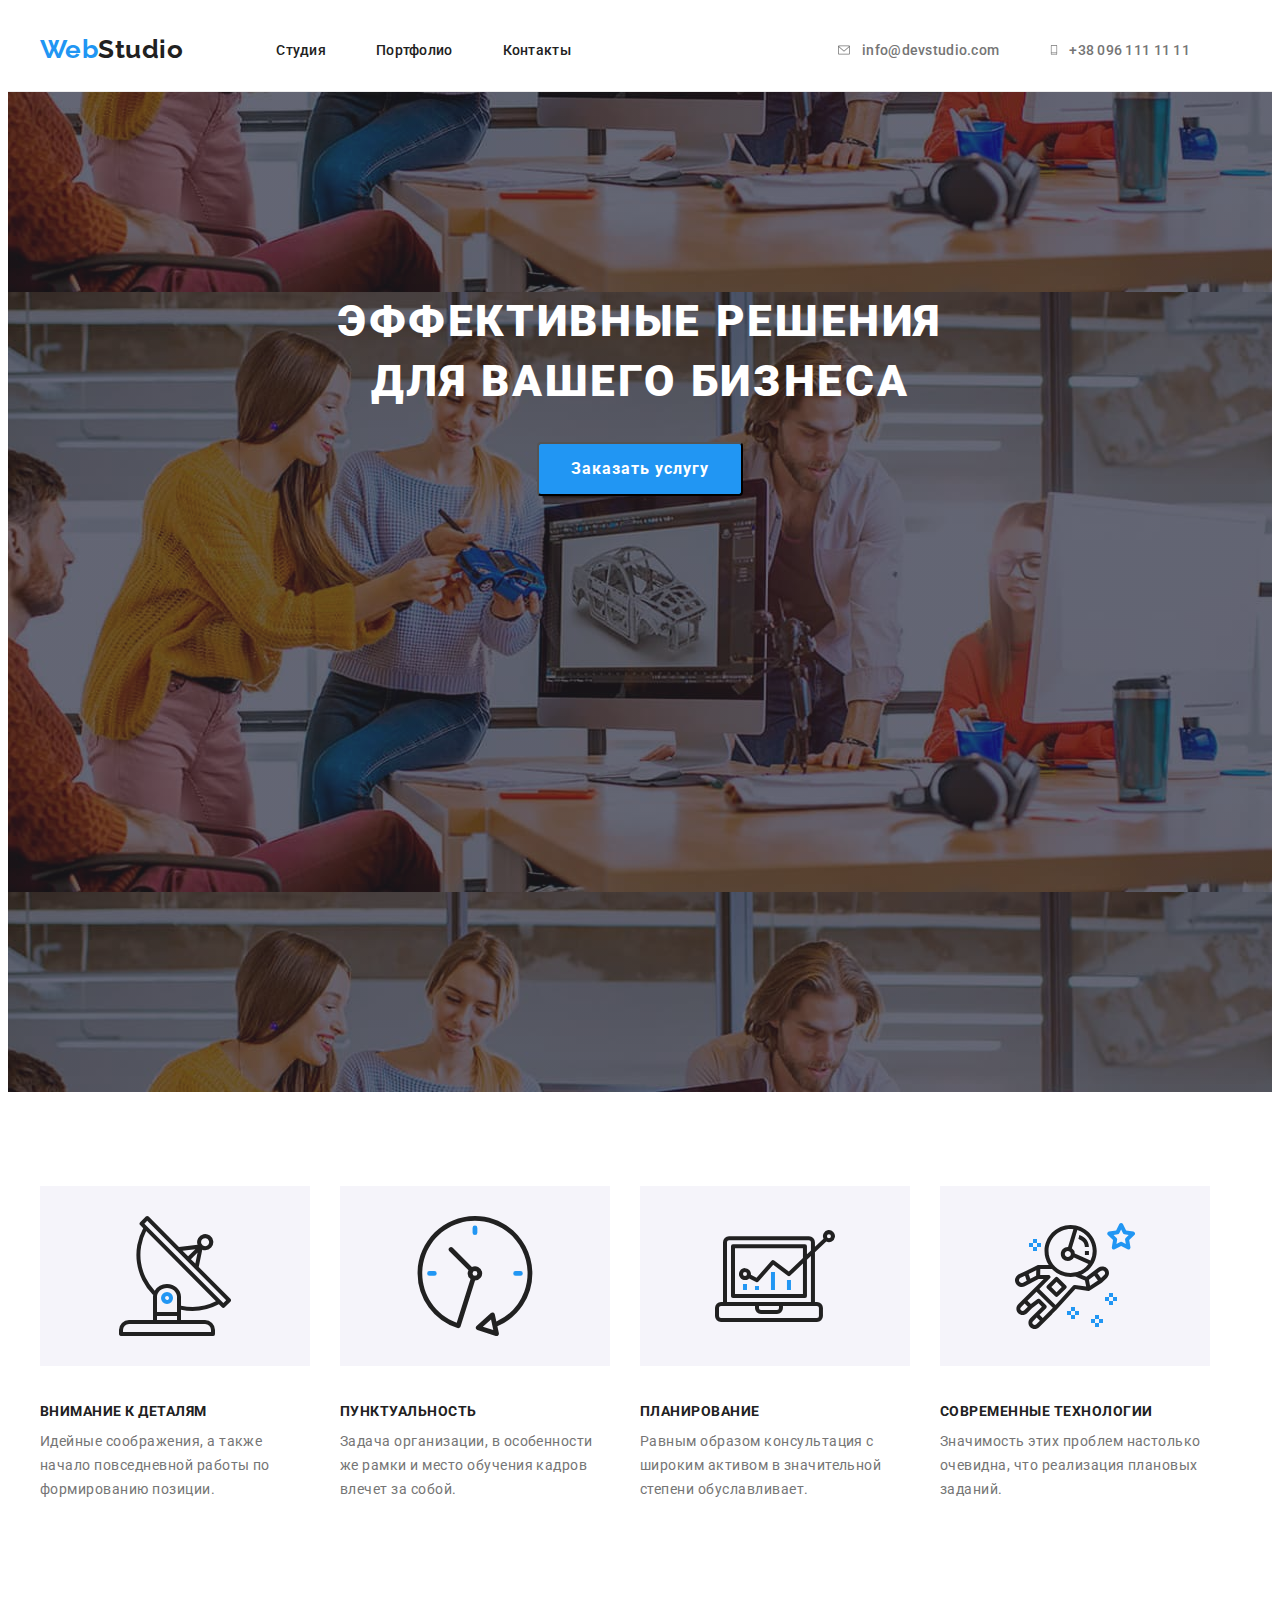
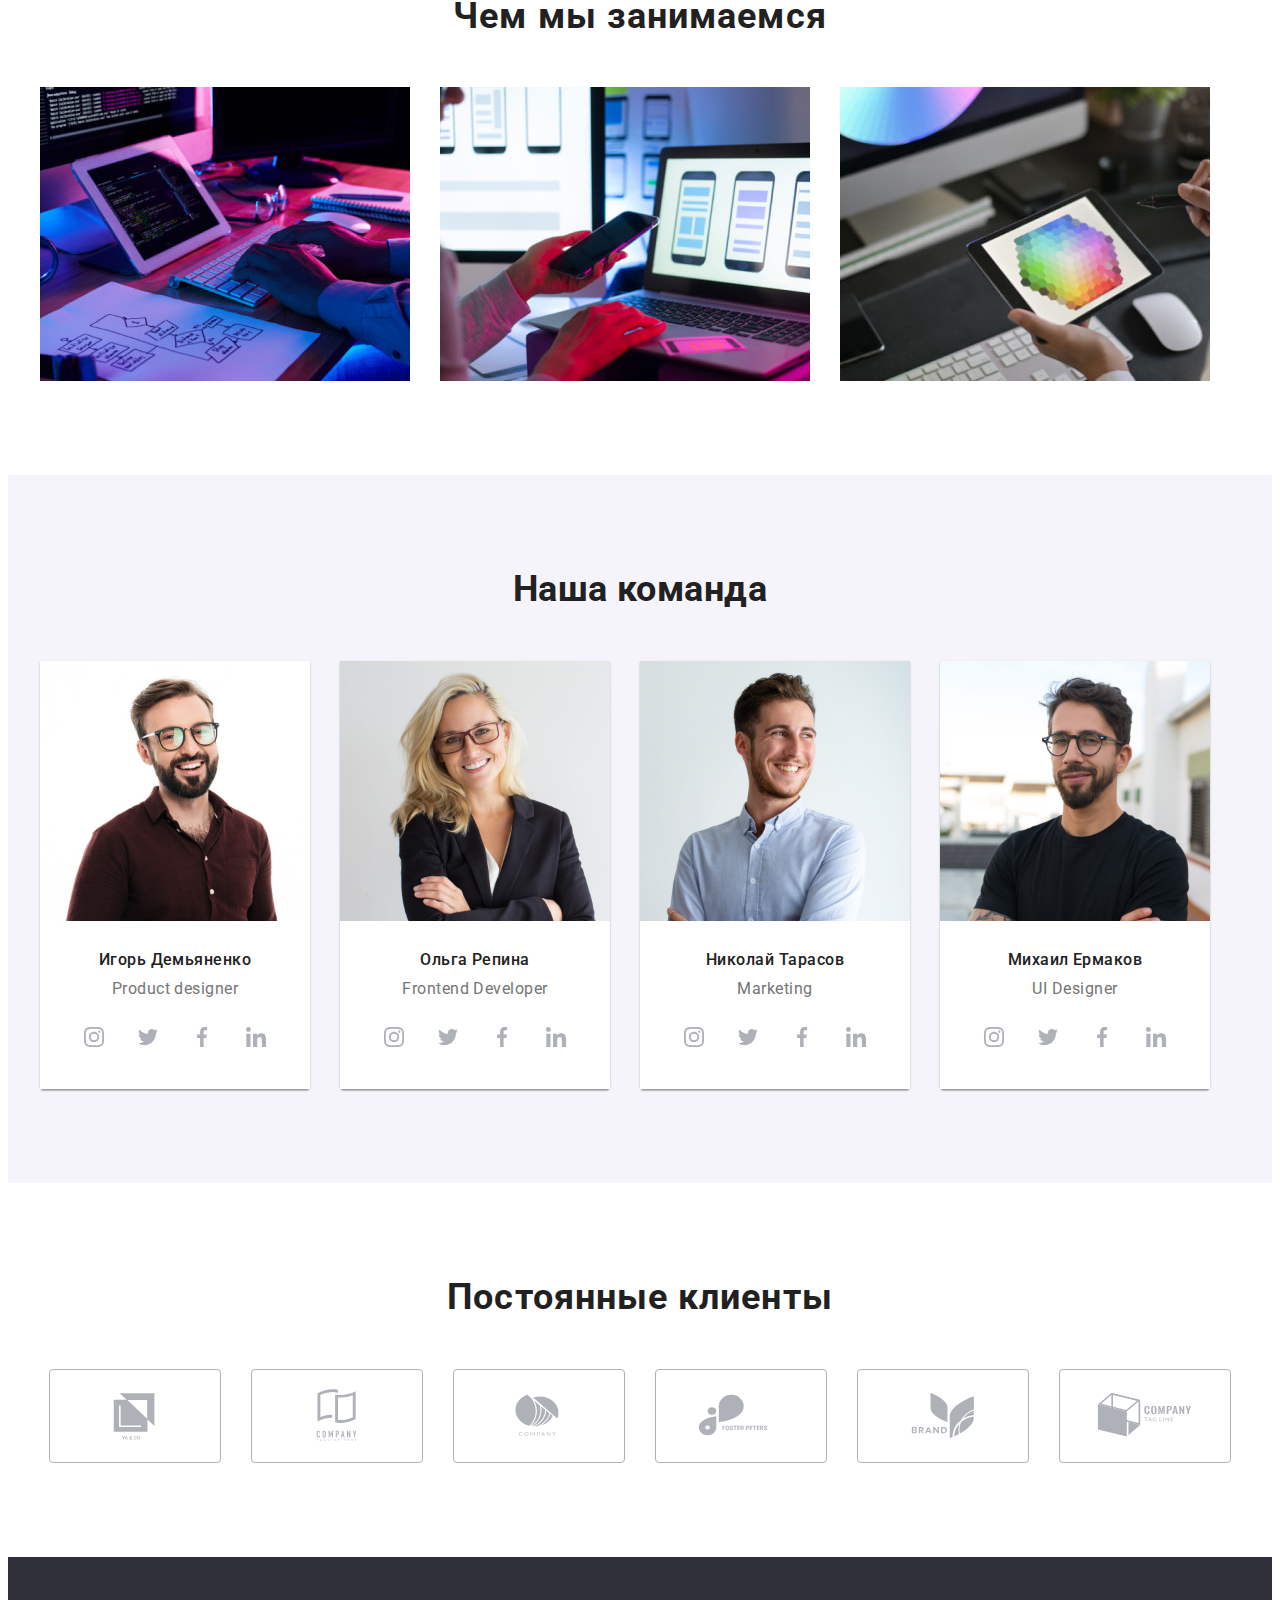
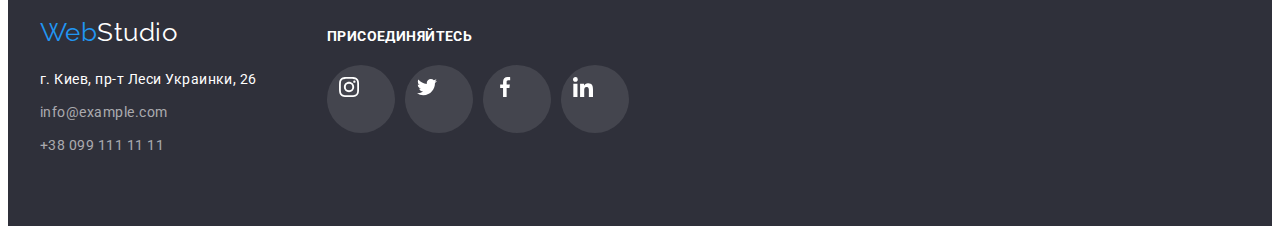
<file: index.html>
<!DOCTYPE html>
<html lang="ru">
<head>
   <meta charset="UTF-8">
   <meta http-equiv="X-UA-Compatible" content="IE=edge">
   <meta name="viewport" content="width=device-width, initial-scale=1.0">
   <title>Document</title>
   <link rel="preconnect" href="https://fonts.googleapis.com">
   <link rel="preconnect" href="https://fonts.gstatic.com" crossorigin>
   <link href="https://fonts.googleapis.com/css2?family=Raleway:wght@700&family=Roboto:wght@400;500;700;900&display=swap" rel="stylesheet">
   <link rel="stylesheet" href="https://cdnjs.cloudflare.com/ajax/libs/modern-normalize/1.1.0/modern-normalize.min.css" integrity="sha512-wpPYUAdjBVSE4KJnH1VR1HeZfpl1ub8YT/NKx4PuQ5NmX2tKuGu6U/JRp5y+Y8XG2tV+wKQpNHVUX03MfMFn9Q==" crossorigin="anonymous" referrerpolicy="no-referrer" />
   <link rel="stylesheet" href="./css/styles.css">
</head>
<!--Шапка-->
<body>
<header class="header">
   <div class="container head-nav">
   <nav class="header-conteiner">
 <a href="./index.html" class="header-link" lang="en">Web<span class="logo">Studio</span> </a> 

<ul class="link-group">
   <li class="link-content"> <a class="link-item" href="">Студия</a> </li>
   <li class="link-content"> <a class="link-item" href="./portfolio.html">Портфолио</a> </li>
   <li class="link-content"> <a class="link-item" href="">Контакты</a> </li>
</ul>
  </nav> 
  
<ul class="nav">
   <li> <a class="link-nav" href="mailto:info@devstudio.com"><svg class="link-icon" width="16" height="12">
      <use href="./image/sprite.svg#icon-mail"></use>
   </svg> info@devstudio.com </a> </li>

   <li> <a class="link-nav" href="tel.+380961111111"><svg class="link-icon" width="10" height="16">
      <use href="./image/sprite.svg#icon-phone"></use> </svg>+38 096 111 11 11</a></li>
</ul>

</div>
</header>


<!--Hover-->
<main>
   <section class="hover-section section" >
       <div class="container">
<h1 class="hover">Эффективные решения <br />для Вашего бизнеса</h1>
<button class="hover-btn" type="button">Заказать услугу</button>
       </div>
</section>


<!--Секция 1 Feature-->
<section class="feature section box">
   <div class="container">
   <h2 class="visually-hidden">Наши приемущества</h2> <!--Это скрытый заголовок>-->
   <div class="container-feature">
   <ul class="container-feature">

      <li class="feature-item"> <svg class="feature-icon" width="65" height="70" >
         <use href="./image/sprite.svg#icon-antenna-1"></use>
      </svg>
   <h3 class="feature-section"> Внимание к деталям </h3>
         Идейные соображения, а также начало повседневной работы по формированию позиции.
     </li>

      <li class="feature-item"> <svg class="feature-icon" width="67" height="70">
         <use href="./image/sprite.svg#icon-clock-1"></use>
      </svg>
   <h3 class="feature-section"> Пунктуальность</h3>   
      Задача организации, в особенности же рамки и место обучения кадров влечет за собой. </li>

<li class="feature-item"> <svg class="feature-icon" width="70" height="54">
   <use href="./image/sprite.svg#icon-diagram-1"></use>
</svg>
   <h3 class="feature-section"> Планирование</h3>  
      Равным образом консультация с широким активом в значительной степени обуславливает.</li>

      <li class="feature-item"> <svg class="feature-icon" width="70" height="70">
         <use href="./image/sprite.svg#icon-astronaut-1"></use>
      </svg>
   <h3 class="feature-section"> Современные технологии </h3>  
      Значимость этих проблем настолько очевидна, что реализация плановых заданий.</li>
      </ul>
   </div>
   </div>
</section>

<!--Секция 2-->
<section class="feature section">
   <div class="container">
   <h2 class="feature about">Чем мы занимаемся</h2> 
   <ul class="container-img">
      <li class="img">
         <img src="./image/about/img-1.jpg" alt="набор программы на клавиатуре" width="370"/>
      </li>
      <li class="img">
         <img src="./image/about/img-2.jpg" alt="Приложение для смартфона" width="370"/>
      </li>
      <li class="img">
         <img src="./image/about/img-3.jpg" alt="Планшет" width="370"/>
      </li>
   </ul>  
</div> 
</section>

<!--Секция 3-->
<section class="team section">
   
   <div class="container">

   <h2 class="section-team" >Наша команда</h2>

   <ul class="team-container">
      <li class="team-item">
   <img class="team-img" src="./image/team/img-4.jpg" alt="Игорь Демьяненко" width="270"/> 

   <div class="our-team">
   <h3 class="team name">Игорь Демьяненко</h3>
   <p>Product designer</p>
 
   <ul class="site-icon"> 
      <li class="icon-list"> <a href=""class="link-item-icon">
         <svg class="icon-team" width="20" height="20">
            <use href="./image/sprite.svg#icon-instagram-2"></use>
         </svg>
      </a></li>
   

      <li class="icon-list"> <a href=""class="link-item-icon">
         <svg class="icon-team" width="20" height="20">
            <use href="./image/sprite.svg#icon-twitter-1"></use>
         </svg>
      </a></li>

      <li class="icon-list"> <a href=""class="link-item-icon">
         <svg class="icon-team" width="20" height="20">
            <use href="./image/sprite.svg#icon-facebook-1"></use>
         </svg>
      </a></li>

      <li class="icon-list"> <a href=""class="link-item-icon">
         <svg class="icon-team" width="20" height="20">
            <use href="./image/sprite.svg#icon-linkedin-1"></use>
         </svg>
      </a>
          </li> 
   </ul>
    </div> 

 
      <li class="team-item">
   <img class="team-img" src="./image/team/img-5.jpg" alt="Ольга Репина" width="270"/>

   <div class="our-team">
   <h3 class="team name">Ольга Репина</h3>
   <p>Frontend Developer</p> 
   <ul class="site-icon"> 
      <li class="icon-list"> <a href=""class="link-item-icon">
         <svg class="icon-team" width="20" height="20">
            <use href="./image/sprite.svg#icon-instagram-2"></use>
         </svg>
      </a>

      <li class="icon-list"> <a href=""class="link-item-icon">
         <svg class="icon-team" width="20" height="20">
            <use href="./image/sprite.svg#icon-twitter-1"></use>
         </svg>
      </a></li>

      <li class="icon-list"> <a href=""class="link-item-icon">
         <svg class="icon-team" width="20" height="20">
            <use href="./image/sprite.svg#icon-facebook-1"></use>
         </svg>
      </a></li>

      <li class="icon-list"> <a href=""class="link-item-icon">
         <svg class="icon-team" width="20" height="20">
            <use href="./image/sprite.svg#icon-linkedin-1"></use>
         </svg>
      </a></li>
   </ul>
   </div>

      <li class="team-item">
   <img class="team-img" src="./image/team/img-6.jpg" alt="Николай Тарасов" width="270"/>
   <div class="our-team">
   <h3 class="team name">Николай Тарасов</h3>
   <p>Marketing</p>
   <ul class="site-icon"> 
      <li class="icon-list"> <a href=""class="link-item-icon">
         <svg class="icon-team" width="20" height="20">
            <use href="./image/sprite.svg#icon-instagram-2"></use>
         </svg>
      </a>
      
      <li class="icon-list"> <a href=""class="link-item-icon">
         <svg class="icon-team" width="20" height="20">
            <use href="./image/sprite.svg#icon-twitter-1"></use>
         </svg>
      </a></li>

      <li class="icon-list"> <a href=""class="link-item-icon">
         <svg class="icon-team" width="20" height="20">
            <use href="./image/sprite.svg#icon-facebook-1"></use>
         </svg>
      </a></li>

      <li class="icon-list"> <a href=""class="link-item-icon">
         <svg class="icon-team" width="20" height="20">
            <use href="./image/sprite.svg#icon-linkedin-1"></use>
         </svg>
      </a></li>
   </ul>
 </div> 

      <li class="team-item">
   <img class="team-img" src="./image/team/img-7.jpg" alt="Михаил Ермаков" width="270"/>

   <div class="our-team">
   <h3 class="team name">Михаил Ермаков</h3>
   <p>UI Designer</p> 
   <ul class="site-icon"> 
      <li class="icon-list"> <a href=""class="link-item-icon">
         <svg class="icon-team" width="20" height="20">
            <use href="./image/sprite.svg#icon-instagram-2"></use>
         </svg>
      </a>
      
      <li class="icon-list"> <a href=""class="link-item-icon">
         <svg class="icon-team" width="20" height="20">
            <use href="./image/sprite.svg#icon-twitter-1"></use>
         </svg>
      </a></li>

      <li class="icon-list"> <a href=""class="link-item-icon">
         <svg class="icon-team" width="20" height="20">
            <use href="./image/sprite.svg#icon-facebook-1"></use>
         </svg>
      </a></li>

      <li class="icon-list"> <a href=""class="link-item-icon">
         <svg class="icon-team" width="20" height="20">
            <use href="./image/sprite.svg#icon-linkedin-1"></use>
         </svg>
      </a></li>
   </ul>
</div> 
</div>

</section>
<!-- Секция 4-->
<section>
   <h3 class="clients">Постоянные клиенты</h3>
   <ul class="list-clients">
  <li class="company"><a href="" class="company-link"> <svg width="106" height="60">
      <use href="./image/sprite.svg#icon-Logo1"></use>
   </svg></a></li>

   <li class="company"><a href="" class="company-link"> <svg width="106" height="60">
      <use href="./image/sprite.svg#icon-Logo2"></use>
   </svg></a></li>

   <li class="company"><a href="" class="company-link"> <svg width="106" height="60">
      <use href="./image/sprite.svg#icon-Logo3"></use>
   </svg></a></li>

   <li class="company"><a href="" class="company-link"> <svg width="106" height="60">
      <use href="./image/sprite.svg#icon-Logo4"></use>
   </svg></a></li>

   <li class="company"><a href="" class="company-link"> <svg width="106" height="60">
      <use href="./image/sprite.svg#icon-Logo5"></use>
   </svg></a></li>

   <li class="company"><a href="" class="company-link"> <svg width="106" height="60">
      <use href="./image/sprite.svg#icon-Logo6"></use>
   </svg></a></li>
</ul>


 </section>

</main>


<!--Подвал-->
<footer class="footer">
   <div class="container footerr">
      <div class="address">
   <a class="footer-link" href="" lang="en">Web<span class="footer-logo">Studio</span></a> 
   <address class="footer-address">
      г. Киев, пр-т Леси Украинки, 26 <br />
   </address>

   <address>
     <a class="address-link" href="mailto:info@example.com">info@example.com </a> 
     <a class="address-link" href="tel:+38099111111">+38 099 111 11 11 </a>
   </address>
</div>
<div class="footer-icon">
   <p class="join">ПРИСОЕДИНЯЙТЕСЬ</p>
   <ul class="footer-list">
      <li class="link-footer"><a class="footer-item" href="" target="_blank" rel="noopener noreferree" aria-label="Иконка инстаграм"><svg class="icon-footer" width="20" height="20">
         <use href="./image/sprite.svg#icon-instagram-2"></use>
      </svg></a></li>

      <li class="link-footer"><a class="footer-item"  href="" target="_blank" rel="noopener noreferree" aria-label="Иконка твиттер"><svg class="icon-footer" width="20" height="20">
         <use href="./image/sprite.svg#icon-twitter-1"></use>
      </svg></a></li>

      <li class="link-footer"><a class="footer-item"  href="" target="_blank" rel="noopener noreferree" aria-label="Иконка фейсбук"><svg class="icon-footer" width="20" height="20">
         <use href="./image/sprite.svg#icon-facebook-1"></use>
      </svg></a></li>

      <li class="link-footer"><a class="footer-item"  href="" target="_blank" rel="noopener noreferree" aria-label="Иконка Линкедин"><svg class="icon-footer" width="20" height="20">
         <use href="./image/sprite.svg#icon-linkedin-1"></use>
      </svg></a></li>
   </ul>
</div>
</div>
</footer>
</body>
</file>
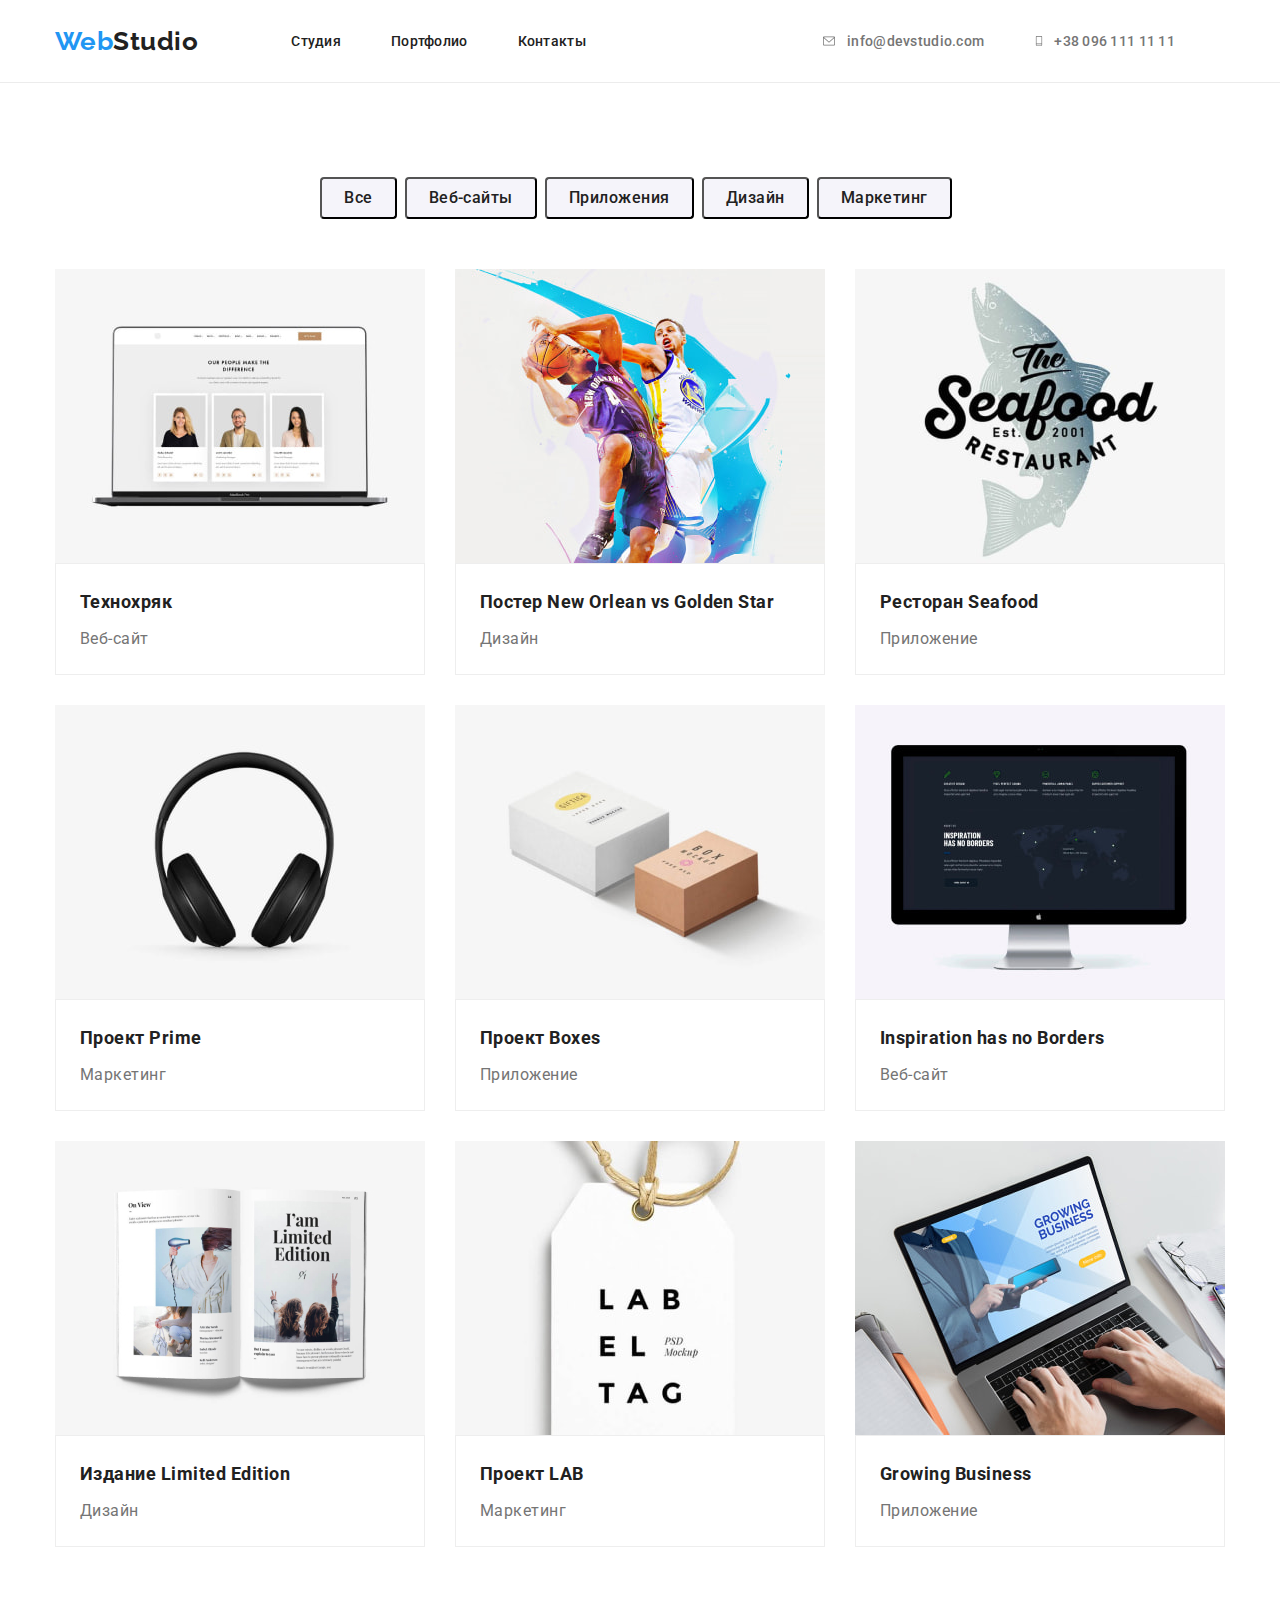
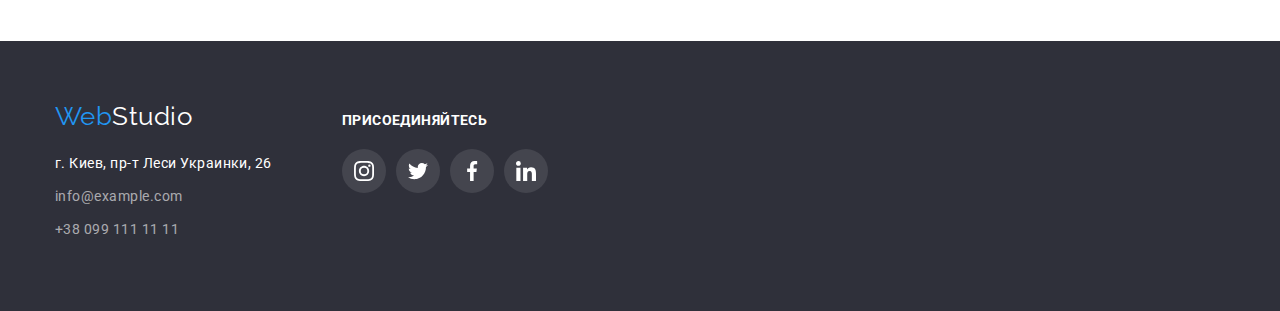
<file: portfolio.html>
<!DOCTYPE html>
<html lang="en">
<head>
    <meta charset="UTF-8">
    <meta http-equiv="X-UA-Compatible" content="IE=edge">
    <meta name="viewport" content="width=device-width, initial-scale=1.0">
    <title>Document</title>
    <link rel="preconnect" href="https://fonts.googleapis.com">
    <link rel="preconnect" href="https://fonts.gstatic.com" crossorigin>
    <link href="https://fonts.googleapis.com/css2?family=Raleway:wght@700&family=Roboto:wght@400;500;700;900&display=swap" rel="stylesheet">
    <link rel="stylesheet" href="https://cdnjs.cloudflare.com/ajax/libs/modern-normalize/1.1.0/modern-normalize.min.css">
    <link rel="stylesheet" href="./css/styles.css">
</head>
<!--Шапка-->
<body>
<header class="header"> 
     <div class="container head-nav">
     <nav class="header-conteiner">
  <a href="./index.html" class="header-link" lang="en">Web<span class="logo">Studio</span></a> 
 
 <ul class="link-group">
    <li class="link-content"> <a class="link-item" href="">Студия</a> </li>
    <li class="link-content"> <a class="link-item" href="./portfolio.html">Портфолио</a> </li>
    <li class="link-content"> <a class="link-item" href="">Контакты</a> </li>
 </ul>
 </nav>
 <ul class="nav">
    <li> <a class="link-nav" href="mailto:info@devstudio.com"><svg class="link-icon" width="16" height="12">
      <use href="./image/sprite.svg#icon-mail"></use> </svg> info@devstudio.com</a> </li>
    <li> <a class="link-nav" href="tel.+380961111111"><svg class="link-icon" width="10" height="16">
      <use href="./image/sprite.svg#icon-phone"></use> </svg>+38 096 111 11 11</a></li>
 </ul>
</div>
 </header>
 <main>
    <!--Секция портфолио--> 
    <section class="section">
     <div class="container">
        <h1 class="visually-hidden">Портфолио</h1> <!--Скрытый заголовок-->
        <ul class="btn-portfolio">
            <li class="btn"> <button class="btn-item" type="button">Все</button></li>
            <li class="btn"> <button class="btn-item" type="button">Веб-сайты</button></li>
            <li class="btn"> <button class="btn-item" type="button">Приложения</button></li>
            <li class="btn"> <button class="btn-item" type="button">Дизайн</button></li>
            <li class="btn"> <button class="btn-item" type="button">Маркетинг</button></li>
        </ul>
        <ul class="portfolio-img">
            <li class="item-portfolio"> <img src="./image/portfolio/img-9.jpg" alt="Фото команды" width="370" height="294" />
               <div class="portfolio-box">
                 <h2 class="portfolio">Технохряк</h2>
                 <p class="portfolio-text">Веб-сайт</p> </div>
            </li>
            <li class="item-portfolio"> <img src="./image/portfolio/img-10.jpg" alt="Игра в баскетбол" width="370" height="294" />
               <div class="portfolio-box">
                 <h2 class="portfolio">Постер New Orlean vs Golden Star</h2>
                 <p class="portfolio-text">Дизайн</p> </div>
            </li>
            <li class="item-portfolio"> <img src="./image/portfolio/img-11.jpg" alt="Рыбный ресторан" width="370" height="294"/>
               <div class="portfolio-box">
                 <h2 class="portfolio">Ресторан Seafood</h2>
                 <p class="portfolio-text">Приложение</p> </div>
            </li>
            <li class="item-portfolio"> <img src="./image/portfolio/img-12.jpg" alt="Наушники" width="370" height="294" />
               <div class="portfolio-box">
                 <h2 class="portfolio">Проект Prime</h2>
                 <p class="portfolio-text">Маркетинг</p> </div>
            </li>
            <li class="item-portfolio"> <img src="./image/portfolio/img-13.jpg" alt="Две коробки" width="370" height="294" />
               <div class="portfolio-box">
                 <h2 class="portfolio">Проект Boxes</h2>
                 <p class="portfolio-text">Приложение</p> </div>
            </li>
            <li class="item-portfolio"> <img src="./image/portfolio/img-14.jpg" alt="Монитор" width="370" height="294" />
               <div class="portfolio-box">
                 <h2 class="portfolio">Inspiration has no Borders</h2>
                 <p class="portfolio-text">Веб-сайт</p> </div>
            </li>
            <li class="item-portfolio"> <img src="./image/portfolio/img-15.jpg" alt="Журнал" width="370" height="294" />
               <div class="portfolio-box">
                 <h2 class="portfolio">Издание Limited Edition</h2>
                 <p class="portfolio-text">Дизайн</p> </div>
            </li>
            <li class="item-portfolio"> <img src="./image/portfolio/img-16.jpg" alt="Бирка" width="370" height="294" />
               <div class="portfolio-box">
                 <h2 class="portfolio">Проект LAB</h2>
                 <p class="portfolio-text">Маркетинг</p> </div>
            </li>
            <li class="item-portfolio"> <img src="./image/portfolio/img-17.jpg" alt="Ноутбук" width="370" height="294" />
               <div class="portfolio-box">
                 <h2 class="portfolio">Growing Business</h2>
                 <p class="portfolio-text">Приложение</p> </div>
            </li>
        </ul>
     </div>
    </section>
 </main>

 <!--Footer-->

 <footer class="footer">
     <div class="container footerr">
      <div class="address">
    <a class="footer-link" href="" lang="en">Web<span class="footer-logo">Studio</span> </a> 
    <address class="footer-address">
       г. Киев, пр-т Леси Украинки, 26 <br />
    </address>
 
       <address>
      <a class="address-link" href="mailto:info@example.com">info@example.com </a> 
      <a class="address-link" href="tel:+38099111111">+38 099 111 11 11 </a>
    </address>
     </div>
     <div class="footer-icon">
      <p class="join">ПРИСОЕДИНЯЙТЕСЬ</p>
      <ul class="footer-list">
         <li class="link-footer"><a class="footer-item" href="" target="_blank" rel="noopener noreferree" aria-label="Иконка инстаграм"><svg class="icon-footer" width="20" height="20">
            <use href="./image/sprite.svg#icon-instagram-2"></use>
         </svg></a></li>
   
         <li class="link-footer"><a class="footer-item" href="" target="_blank" rel="noopener noreferree" aria-label="Иконка твиттер"><svg class="icon-footer" width="20" height="20">
            <use href="./image/sprite.svg#icon-twitter-1"></use>
         </svg></a></li>
   
         <li class="link-footer"><a class="footer-item" href="" target="_blank" rel="noopener noreferree" aria-label="Иконка фейсбук"><svg class="icon-footer" width="20" height="20">
            <use href="./image/sprite.svg#icon-facebook-1"></use>
         </svg></a></li>
   
         <li class="link-footer"><a class="footer-item" href="" target="_blank" rel="noopener noreferree" aria-label="Иконка Линкедин"><svg class="icon-footer" width="20" height="20">
            <use href="./image/sprite.svg#icon-linkedin-1"></use>
         </svg></a></li>
      </ul>
   </div>
   </div>
 </footer>
</body>
</file>
<file: css/styles.css>
/* Основной фон #FFFFFF; */
/* Фон героя и футера #2F303A */
/* Вторичный фон (Наша команда) #F5F4FA */
/* Основной цвет шрифта #757575; */
/* Активный цвет шрифта #2196F3; */
/* Цвет шрифта заголовков #212121 */
/* Доп цвет шрифта герой #FFFFFF, футер rgba(255, 255, 255, 0.6) */

body{
    color:#212121;
    background-color: white;

    font-family: Roboto, sans-serif ;

    letter-spacing: 0.03em;
    
}

li{
    list-style: none;
    padding: 0;
}

:root{
   --active-color: #2196F3;
   --main-font: #212121;
   --secondary-text:#757575;
}


.section{
    padding-top: 94px;
    padding-bottom: 94px;
}
 

h1,h2,h3,h4,p,ul {
   margin: 0;
   padding: 0;
}


img{
    display: block;
    max-width: 100%;
    height: auto;
}

 /* Header */
 .head-nav{
     display: flex;
     margin-left: auto;
     align-items: center;
   
 }

 .header{
    border-bottom: 1px solid #ECECEC;
 }
 

 .header-link{
     color:var(--active-color) ;

     font-family: Raleway;
     font-weight: 700;
     font-size: 26px;

     line-height: 1.19;
     text-decoration: none; 

     margin-right: 93px;   
 }

 .header-conteiner{
     display: flex;
     align-items: center; 
 }

 .logo{
     color:var(--main-font);
     text-decoration: none;
     
 }
 .link-item{
     color:var(--main-font);
     background-color: white;

     font-weight: 500;
     font-size: 14px;

     line-height: 1.14;
     letter-spacing: 0.02em;
     text-decoration: none;

     
 }
 
 .link-item:hover,
 .link-item:focus{
     color: var(--active-color);
 }

 .link-content{
    margin-right: 50px;
    padding-top: 32px;
    padding-bottom: 32px;
    display: block;
 }

 .link-group{
     display: flex;
     align-items: center;
 }

 .link-nav{
     color:#757575 ;

     font-family: 'Roboto';
     font-weight: 500;
     font-size: 14px;

     line-height: 1,14;
     letter-spacing: 0.02em;
     text-decoration: none;  

     margin-right: 50px;
     display: flex;
     align-items: center;

 }

 .link-nav:hover,
 .link-nav:focus{
     color: var(--active-color);
 }  


 .nav{
     display: flex;
     margin-left: auto;
 }

.link-icon{
   margin-right: 10px;
   justify-content: center;
   fill: currentColor;

}
.link-icon:focus,
.link-icon:hover{
  fill: var(--active-color)

}

 
 
 /* Hover */

 .hover-section{
    background-color: #2F303A;
    text-align: center;

    padding-top: 200px;
    padding-bottom: 200px;

    max-width: 1600px;
    height: 600px;
    margin-left: auto;
    margin-right: auto;
    background-position: center;
    background-image:linear-gradient(
        to right,
        rgba(47, 48, 58, 0.4),
        rgba(47, 48, 58, 0.4)
    ),
        url(../image/hover/hover.jpg);
   
    
 }

 .hover{
     color:#FFFFFF ;

     font-family: 'Roboto'; 
     font-weight: 900;
     font-size: 44px;

     line-height: 1.36; 
     letter-spacing: 0.06em;
     text-transform: uppercase; 

     margin-bottom: 30px;
 }

 .hover-btn{
     color: #FFFFFF;
     background-color: var(--active-color);

     font-family: 'Roboto';
     font-weight: 700;
     font-size: 16px;

     line-height: 1.87;  
     text-align: center;
     letter-spacing: 0.06em;
     cursor: pointer;

     align-items: center;
     border-radius: 4px;
     padding: 10px 32px;  
 }

/* Feature */

.visually-hidden { 
    position: absolute; 
    width: 1px; 
    height: 1px; 
    margin: -1px; 
    border: 0; 
    padding: 0; 
    white-space: nowrap; 
    clip-path: inset(100%); 
    clip: rect(0 0 0 0); 
    overflow: hidden; 
  } 
  
.container{
    width: 1200px;
    padding-left: 15px;
    padding-right: 15px;
    margin-left:  auto;
    margin-right: auto;
}

.feature-icon{
    width: 270px;
    height: 120px;
    background-color: #F5F4FA;
    margin-bottom: 30px;
    padding-top: 30px;
    padding-bottom: 30px;
}
.feature-item{
    color: var(--secondary-text);
    width: 270px;

    font-size: 14px;
    font-weight: 400;

    line-height: 1.71;
    margin-right: 30px;
}

.feature-item:last-child{
margin-right: 0;
}

.about{
font-family: 'Roboto';

font-weight: 700;
font-size: 36px;

line-height: 1.16;
text-align: center;
letter-spacing: 0.03em;

}

.box{
    padding-bottom: 0;
}
.feature-section{
color:#212121;
font-weight: 700;
font-size: 14px;
line-height: 1.14;
text-transform: uppercase;

margin-bottom: 10px;

}
.container-feature{
    display: flex;
    }



.container-img{
display: flex;
 
margin-top: 50px;
padding-left: 0;
}


.img{
    margin-right: 30px;
    display: flex;
 
}
.img:last-child {
    margin-right: 0;

}

 /* Team */
.site-icon{
    display: flex;
    justify-content: center;
    margin-top: 16px;
}

.link-item-icon{
    display: flex;
    fill: #AFB1B8;
    width: 44px;
    height: 44px;
    align-items: center;
    justify-content: center;
}

.link-item-icon:hover,
.link-item-icon:focus{
    fill:white;
    border-radius: 50px;
    background-color: #2196F3;
   
}


 .team-container{
    display: flex;
    color: #FFFFFF;
}

.icon-list{
    margin-right: 10px;
   
}
.icon-list:last-child{
    margin-right: 0;
}


 .section-team{
    font-weight: 700;
    font-size: 36px;
    line-height: 1.16;
    text-align: center;
    margin-bottom: 50px;
 }

 .team{
    background-color:#F5F4FA;
    color: var(--main-font);
    font-weight: 500;
    font-size: 16px;
    line-height: 1.18;
    text-align: center;
    margin-bottom: 10px;
       
 }

 .name{
     background-color: #FFFFFF;
 }
 .team-item{
     color: var(--secondary-text);

     font-weight: 400;
     font-size: 16px;

     line-height: 1.18;
     text-align: center;

     margin-right: 30px;
     box-shadow: 0px 1px 3px rgba(0, 0, 0, 0.12), 0px 1px 1px rgba(0, 0, 0, 0.14), 0px 2px 1px rgba(0, 0, 0, 0.2);
border-radius: 0px 0px 4px 4px;

 }
 .team-item:last-child{
     margin-right: 0;
 }

 .our-team{
     padding-top: 30px;
     padding-bottom: 30px;
   background-color: #FFFFFF;
 }





 .list-clients{
     display: flex;
     justify-content: center;
     margin-bottom: 94px;
 }
 .clients{
    font-weight: 700;
    font-size: 36px;
    line-height: 1.16;
    text-align: center;
    letter-spacing: 0.03em;
    
    color: #212121;

    margin-top: 94px;
    margin-bottom: 50px;
 }

 .company{
     margin-right: 30px;
 }

 .company:last-child{
     margin-right: 0;
 }

 .company-link{
     fill: #AFB1B8;
     border: 1px solid #AFB1B8;
     border-radius: 4px;
     display: flex;
     padding: 16px 32px;
     cursor: pointer;
 }

 .company-link:hover,
 .company-link:focus{
     fill: #2196F3;
     border: 1px solid var(--active-color)
 }

 

 /* Footer */

 .address{
     display: inline-block
 }
 .footer-logo{
     color: #FFFFFF;
 }

.footer{
    background-color: #2F303A;
    padding-bottom: 60px;
    padding-top: 60px;
}

.footer-link{
    color: var(--active-color);

    font-family: Raleway;
    font-size: 26px;

    line-height: 1.19;
    text-decoration: none;

    display: block;
 
    margin-bottom: 20px;
   
}

.footer-address{
    color: #FFFFFF;

    font-family: 'Roboto';
    font-size: 14px;
    font-style: normal;
   
    line-height: 1.71;

    margin-bottom: 9px;
}

.address-link{
    font-family: 'Roboto';
    font-style: normal;
    font-size: 14px;

    color: rgba(255, 255, 255, 0.6);
   
    line-height: 1.71;
    text-decoration: none;
    display: block;
    margin-top: 9px;
    
}

.address-link:hover,
.address-link:focus{
    color:rgba(255, 255, 255, 0.6) ;
}

.address{
    margin-bottom: 9px;
    display: inline-block;
    

}

.footer-icon{

margin-left: 70px;

   
}
.join{
font-weight: 700;
font-size: 14px;
line-height: 1.14;
letter-spacing: 0.03em;
text-transform: uppercase;

color: #FFFFFF;


margin-bottom: 20px;


}

.footer-list{
    display: flex;
   
}

.footerr{
    display: flex;
    align-items: baseline;

}
.link-footer{
   
    margin-right: 10px;

}
.link-footer:last-child{
    margin-right: 0;
}

.footer-item{
    width: 44px;
    height: 44px;
    border-radius: 50px;
    background-color: rgba(255, 255, 255, 0.1);
    padding: 12px;
    display: flex;
}

.footer-item:hover,
.footer-item:focus{
    background-color: var(--active-color);
}
.icon-footer{
fill: #FFFFFF;

}


/* Портфолио */
/* Main */

.btn-portfolio{

    display: flex;
    justify-content: center;
    margin-bottom: 50px;
}
.btn{
    margin-right: 8px;  
}

.btn-item{
    color: var(--main-font);
    background-color:#F5F4FA;

    font-family: 'Roboto';
    font-weight: 500;
    font-size: 16px;

    line-height: 1.62;
    text-align: center;
    letter-spacing: 0.03em;
    cursor: pointer;

    border-radius: 4px;
    padding: 6px 22px;

}
.btn-item:hover,
.btn-item:focus{
    color: #FFFFFF;
    background-color: var(--active-color);
    box-shadow: 0px 3px 1px rgba(0, 0, 0, 0.1), 0px 1px 2px rgba(0, 0, 0, 0.08), 0px 2px 2px rgba(0, 0, 0, 0.12);
}

.portfolio-box{
   padding-left: 24px;
   padding-right: 24px;
   padding-bottom: 20px;
   padding-top: 20px;
   border: 1px solid #EEEEEE;
  
}
.portfolio-box:hover,
.portfolio-box:focus{
    box-shadow: 0px 1px 1px rgba(0, 0, 0, 0.12), 0px 4px 4px rgba(0, 0, 0, 0.06), 1px 4px 6px rgba(0, 0, 0, 0.16);
    cursor: pointer;
}


.portfolio-img {
    display: flex;
    flex-wrap: wrap;
    margin-bottom: -30px;
}

.item-portfolio{
    margin-right: 30px; 
    margin-bottom: 30px;
    

}

.item-portfolio:nth-child(3n) {
    margin-right: 0;
}

.item-portfolio:hover,
.item-portfolio:focus{
    box-shadow: 0px 1px 1px rgba(0, 0, 0, 0.12), 0px 4px 4px rgba(0, 0, 0, 0.06), 1px 4px 6px rgba(0, 0, 0, 0.16);
    cursor: pointer;
}

.portfolio{
    color: var(--main-font);

    font-size: 18px;

    line-height: 2.0;
    letter-spacing: 0.03;

    margin-bottom: 4px;
}

.portfolio-text{
    color: var(--secondary-text);

    font-weight: 400;
    font-size: 16px;

    line-height: 1.87;
}
</file>
